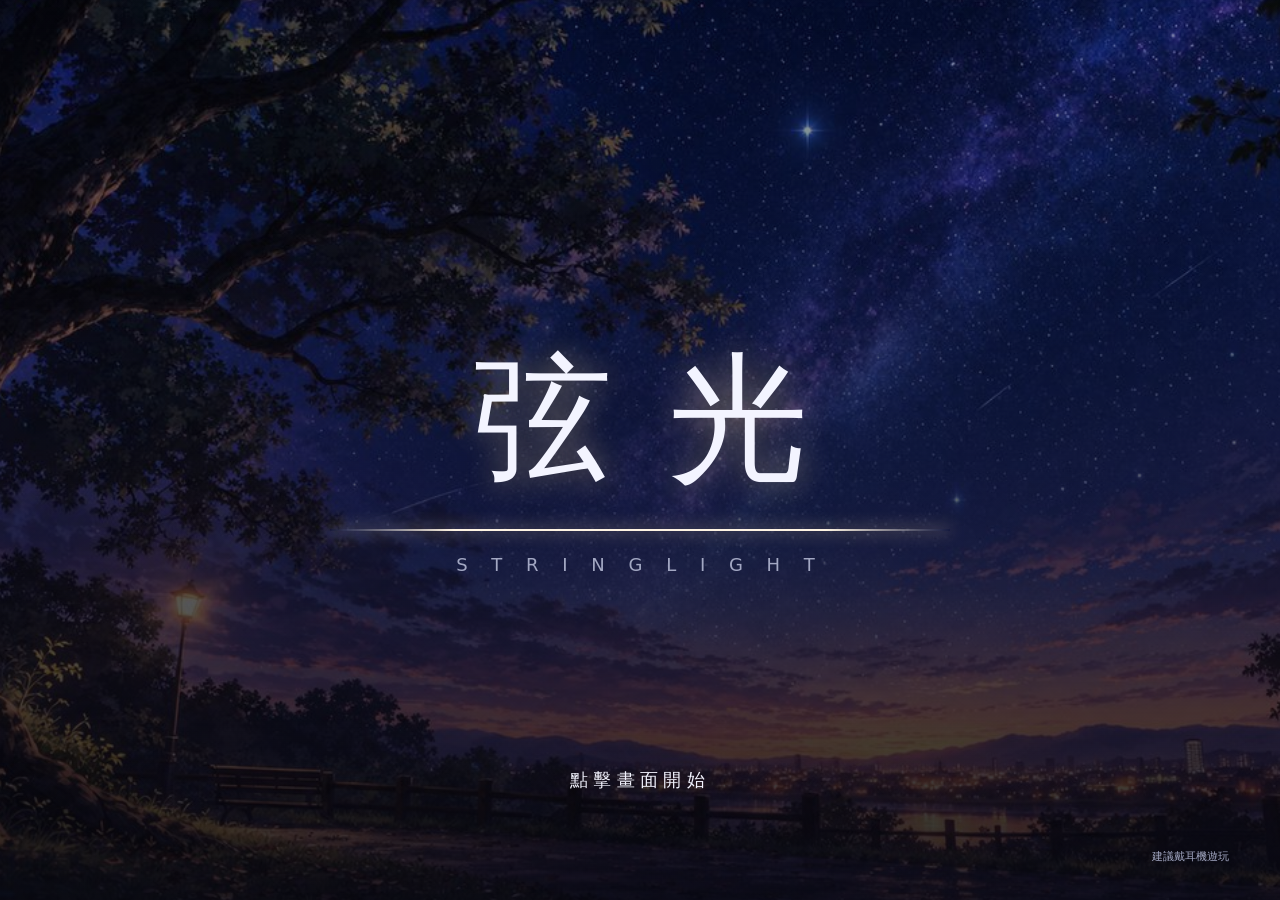
<file: stringlight/index.html>
<!DOCTYPE html>
<html lang="zh-Hant">
<head>
    <meta charset="UTF-8">
    <meta name="viewport" content="width=device-width, initial-scale=1, maximum-scale=1, user-scalable=no, viewport-fit=cover">
    <meta name="theme-color" content="#07070f">
    <meta name="apple-mobile-web-app-capable" content="yes">
    <meta name="mobile-web-app-capable" content="yes">
    <meta name="apple-mobile-web-app-status-bar-style" content="black-translucent">
    <meta name="apple-mobile-web-app-title" content="弦光">
    <title>弦光 Stringlight</title>
    <link rel="manifest" href="manifest.webmanifest">
    <link rel="icon" href="assets/icons/icon-192.png">
    <link rel="apple-touch-icon" href="assets/icons/icon-192.png">
    <link rel="stylesheet" href="css/style.css">
</head>

<body>
    <canvas id="stage" aria-label="遊戲畫面"></canvas>

    <!-- 標題 -->
    <section id="screen-title" class="screen">
        <div class="title-bg"></div>
        <div class="title-logo">
            <h1>弦光</h1>
            <div class="title-line"></div>
            <p class="title-en">S T R I N G L I G H T</p>
        </div>
        <p class="title-tap">點擊畫面開始</p>
        <p class="title-note">建議戴耳機遊玩</p>
    </section>

    <!-- 選曲 -->
    <section id="screen-select" class="screen" hidden>
        <div class="select-bg" id="select-bg"></div>
        <header class="select-top">
            <p class="select-heading">選擇歌曲</p>
            <div class="top-actions">
                <button type="button" class="icon-btn" id="btn-help" aria-label="玩法說明">?</button>
                <button type="button" class="icon-btn" id="btn-settings" aria-label="設定">⚙</button>
            </div>
        </header>
        <div class="select-body">
            <ul id="song-list" class="song-list" role="listbox" aria-label="歌曲"></ul>
            <div class="song-detail">
                <div class="cover-wrap">
                    <img id="detail-cover" alt="">
                    <div class="cover-meta">
                        <p id="detail-sub" class="detail-sub"></p>
                        <h2 id="detail-title"></h2>
                        <p id="detail-info" class="detail-info"></p>
                    </div>
                </div>
                <div id="diff-row" class="diff-row" role="radiogroup" aria-label="難度"></div>
                <div class="detail-bottom">
                    <div class="best">
                        <span class="best-label">最佳紀錄</span>
                        <span id="best-score" class="best-score">—</span>
                        <span id="best-badge" class="best-badge"></span>
                    </div>
                    <button type="button" id="btn-play" class="play-btn">開始 ▶</button>
                </div>
            </div>
        </div>
    </section>

    <!-- 載入中 -->
    <section id="screen-loading" class="screen dim" hidden>
        <div class="loader"><span></span></div>
        <p id="loading-text">載入中……</p>
    </section>

    <!-- 遊戲中的暫停按鈕 -->
    <button type="button" id="btn-pause" class="pause-btn" aria-label="暫停" hidden><span></span><span></span></button>

    <!-- 暫停 -->
    <section id="screen-pause" class="screen dim" hidden role="dialog" aria-modal="true" aria-label="暫停">
        <div class="pause-menu">
            <button type="button" id="btn-resume" class="round-btn primary" aria-label="繼續">▶</button>
            <button type="button" id="btn-retry" class="round-btn" aria-label="重新開始">↻</button>
            <button type="button" id="btn-quit" class="round-btn" aria-label="返回選曲">☰</button>
        </div>
        <div class="pause-labels"><span>繼續</span><span>重來</span><span>選曲</span></div>
    </section>

    <div id="countdown" hidden></div>

    <!-- 結算 -->
    <section id="screen-result" class="screen" hidden>
        <div class="select-bg" id="result-bg"></div>
        <div class="result">
            <div class="result-left">
                <img id="result-cover" alt="">
                <p id="result-title" class="result-title"></p>
                <p id="result-diff" class="result-diff"></p>
            </div>
            <div class="result-right">
                <div class="result-main">
                    <span id="result-rank" class="result-rank">S</span>
                    <div>
                        <p id="result-score" class="result-score">0000000</p>
                        <p id="result-acc" class="result-acc">100.00%</p>
                        <p id="result-badges" class="result-badges"></p>
                    </div>
                </div>
                <dl class="result-grid">
                    <div><dt class="c-perfect">Perfect</dt><dd id="r-perfect">0</dd></div>
                    <div><dt class="c-good">Good</dt><dd id="r-good">0</dd></div>
                    <div><dt class="c-bad">Bad</dt><dd id="r-bad">0</dd></div>
                    <div><dt class="c-miss">Miss</dt><dd id="r-miss">0</dd></div>
                    <div><dt>最大連擊</dt><dd id="r-combo">0</dd></div>
                    <div><dt>平均偏差</dt><dd id="r-offset">—</dd></div>
                </dl>
                <p id="result-tip" class="result-tip"></p>
                <div class="result-actions">
                    <button type="button" id="btn-again" class="wide-btn">↻ 再玩一次</button>
                    <button type="button" id="btn-back" class="wide-btn primary">返回選曲</button>
                </div>
            </div>
        </div>
    </section>

    <!-- 設定 -->
    <section id="screen-settings" class="screen dim" hidden role="dialog" aria-modal="true" aria-labelledby="settings-title">
        <div class="panel">
            <header class="panel-head">
                <h2 id="settings-title">設定</h2>
                <button type="button" class="icon-btn" id="btn-settings-close" aria-label="關閉">✕</button>
            </header>
            <div class="panel-body settings-grid">
                <h3 class="settings-group">遊玩</h3>
                <label class="setting">
                    <span class="setting-name">流速 <output id="v-speed"></output></span>
                    <input type="range" id="s-speed" min="1" max="10" step="0.5">
                </label>
                <label class="setting">
                    <span class="setting-name">音符大小 <output id="v-noteSize"></output></span>
                    <input type="range" id="s-noteSize" min="0.8" max="1.4" step="0.05">
                    <span class="setting-help">只改變外觀，判定範圍不變。</span>
                </label>
                <div class="setting">
                    <label class="setting-name" for="s-offset">判定偏移 <output id="v-offset"></output></label>
                    <input type="range" id="s-offset" min="-300" max="300" step="5">
                    <button type="button" id="btn-calib" class="mini-btn">延遲校準</button>
                    <span class="setting-help">藍牙耳機通常要調高。不確定就按「延遲校準」。</span>
                </div>
                <label class="setting toggle">
                    <span class="setting-name">自動演示<span class="setting-help">看電腦示範譜面，成績不記錄</span></span>
                    <input type="checkbox" id="s-autoplay">
                </label>

                <h3 class="settings-group">畫面</h3>
                <label class="setting">
                    <span class="setting-name">背景亮度 <output id="v-bgBright"></output></span>
                    <input type="range" id="s-bgBright" min="0" max="100" step="5">
                </label>
                <label class="setting toggle">
                    <span class="setting-name">FC/AP 指示器<span class="setting-help">全 Perfect 時光弦是金色，Full Combo 時是藍色</span></span>
                    <input type="checkbox" id="s-fcap">
                </label>
                <label class="setting toggle">
                    <span class="setting-name">多押提示<span class="setting-help">同時出現的音符加上金框</span></span>
                    <input type="checkbox" id="s-multiHint">
                </label>
                <label class="setting toggle">
                    <span class="setting-name">早／晚提示<span class="setting-help">沒拿到 Perfect 時顯示 EARLY 或 LATE</span></span>
                    <input type="checkbox" id="s-earlyLate">
                </label>
                <label class="setting toggle">
                    <span class="setting-name">低解析度模式<span class="setting-help">手機發燙或卡頓時開啟</span></span>
                    <input type="checkbox" id="s-lowRes">
                </label>

                <h3 class="settings-group">聲音</h3>
                <label class="setting">
                    <span class="setting-name">音樂音量 <output id="v-music"></output></span>
                    <input type="range" id="s-music" min="0" max="100" step="5">
                </label>
                <label class="setting">
                    <span class="setting-name">打擊音效 <output id="v-sfx"></output></span>
                    <input type="range" id="s-sfx" min="0" max="100" step="5">
                </label>
                <label class="setting">
                    <span class="setting-name">介面音效 <output id="v-ui"></output></span>
                    <input type="range" id="s-ui" min="0" max="100" step="5">
                </label>
                <div class="setting">
                    <button type="button" id="btn-reset" class="mini-btn">恢復預設值</button>
                </div>
            </div>
            <p class="panel-foot">
                iPhone：用 Safari 的「分享 → 加入主畫面」，就能全螢幕遊玩。
            </p>
        </div>
    </section>

    <!-- 延遲校準 -->
    <section id="screen-calib" class="screen dim" hidden role="dialog" aria-modal="true" aria-labelledby="calib-title">
        <div class="panel calib">
            <header class="panel-head">
                <h2 id="calib-title">延遲校準</h2>
                <button type="button" class="icon-btn" id="btn-calib-close" aria-label="關閉">✕</button>
            </header>
            <div class="panel-body calib-body">
                <p id="calib-text" class="calib-text">戴上平常玩的耳機。按下圓圈開始，之後每聽到一聲「噠」就點一下圓圈。</p>
                <button type="button" id="calib-pad" class="calib-pad"><span id="calib-count">開始</span></button>
                <p id="calib-result" class="calib-result" aria-live="polite"></p>
                <div class="calib-actions">
                    <button type="button" id="btn-calib-retry" class="wide-btn">重新測量</button>
                    <button type="button" id="btn-calib-apply" class="wide-btn primary" disabled>套用</button>
                </div>
            </div>
        </div>
    </section>

    <!-- 玩法說明 -->
    <section id="screen-help" class="screen dim" hidden role="dialog" aria-modal="true" aria-labelledby="help-title">
        <div class="panel">
            <header class="panel-head">
                <h2 id="help-title">玩法</h2>
                <button type="button" class="icon-btn" id="btn-help-close" aria-label="關閉">✕</button>
            </header>
            <div class="panel-body help-grid">
                <div class="help-item"><i class="n n-tap"></i><b>Tap</b><span>音符碰到光弦時點一下</span></div>
                <div class="help-item"><i class="n n-drag"></i><b>Drag</b><span>手指放在光弦上，音符經過就算</span></div>
                <div class="help-item"><i class="n n-hold"></i><b>Hold</b><span>點下去並按住，最後 1/4 可以提早放開</span></div>
                <div class="help-item"><i class="n n-flick"></i><b>Flick</b><span>在光弦上往任意方向快速滑動</span></div>
                <p class="help-more">
                    光弦會移動、旋轉，也會分成好幾條。音符一定會沿著光弦的方向落下，
                    判定只看手指在光弦上的位置（離光弦多遠都可以）。
                    Tap 依時機分 Perfect、Good、Bad；Hold 依按下的時機分 Perfect、Good，按不到 3/4 就放開算 Miss；
                    Drag 和 Flick 只有 Perfect 或 Miss。
                    第一次玩建議先選「新手教學」。
                </p>
            </div>
        </div>
    </section>

    <!-- 直式提示 -->
    <div id="rotate" aria-live="polite">
        <div class="rotate-phone"></div>
        <p>請把手機轉成橫向</p>
    </div>

    <div id="toast" role="status" aria-live="polite"></div>

    <script src="js/chart.js"></script>
    <script src="js/synth.js"></script>
    <script src="js/game.js"></script>
    <script src="js/songs/tutorial.js"></script>
    <script src="js/songs/lumen.js"></script>
    <script src="js/songs/theme-onsets.js"></script>
    <script src="js/songs/theme.js"></script>
    <script src="js/app.js"></script>
</body>
</html>
</file>
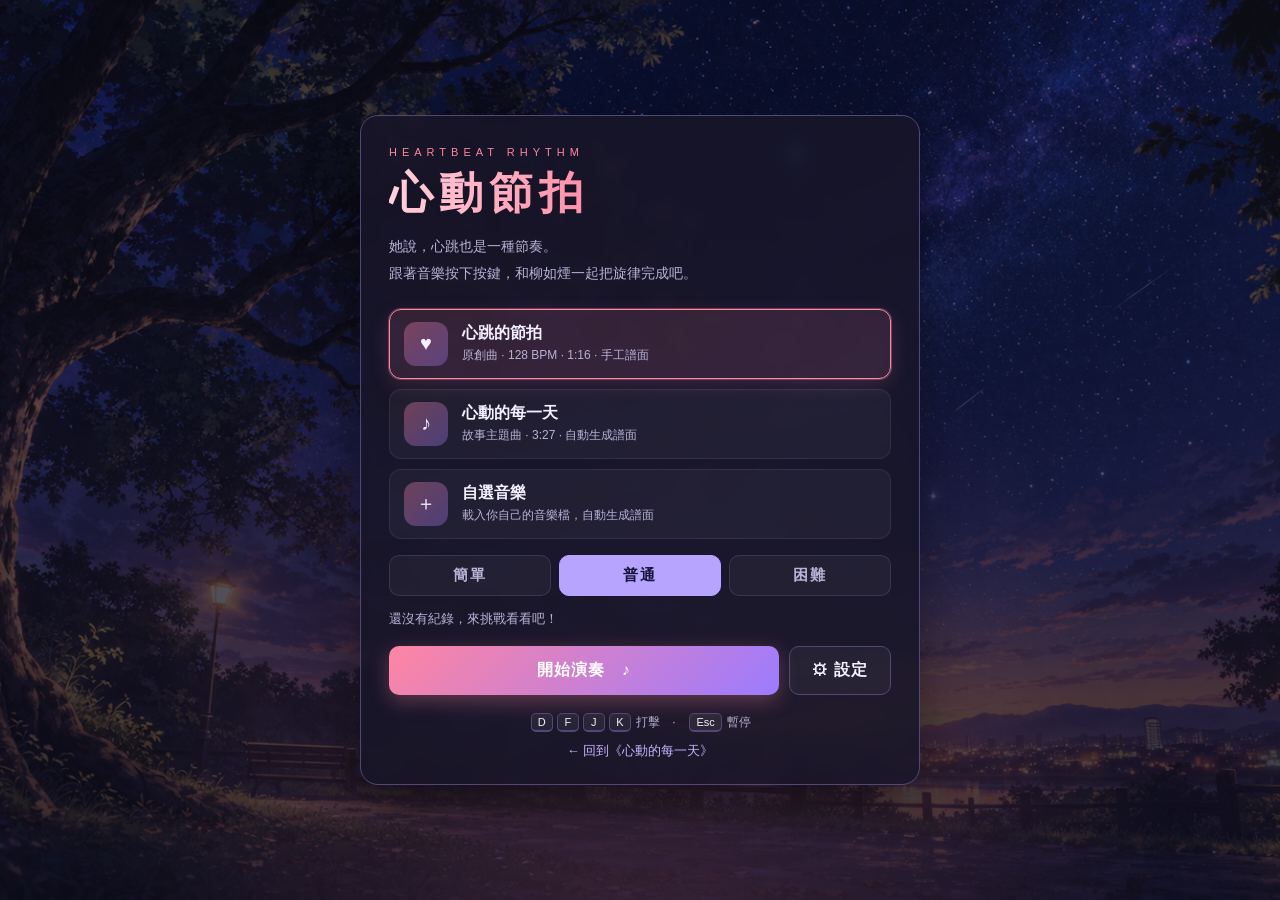
<file: rhythm.html>
<!DOCTYPE html>
<html lang="zh-TW">
<head>
    <meta charset="UTF-8">
    <meta name="viewport" content="width=device-width, initial-scale=1.0, viewport-fit=cover">
    <meta name="theme-color" content="#151525">
    <title>心動節拍</title>
    <link rel="stylesheet" href="rhythm/rhythm.css">
</head>

<body>
    <!-- 遊戲畫布 -->
    <canvas id="playfield" aria-label="節奏遊戲畫面"></canvas>

    <!-- 柳如煙（遊戲中於大螢幕顯示在左側） -->
    <div id="heroine" aria-hidden="true">
        <div id="heroine-bubble"></div>
        <img id="heroine-image" src="images/heroine.png" alt="">
    </div>

    <!-- ==============================
         遊戲中 HUD
    ============================== -->
    <div id="hud" hidden>
        <div class="hud-left">
            <button id="pause-button" type="button" aria-label="暫停">❚❚</button>
            <div>
                <p id="hud-title"></p>
                <p id="hud-difficulty"></p>
            </div>
        </div>
        <div class="hud-right">
            <p id="hud-score">0000000</p>
            <p id="hud-accuracy">100.00%</p>
        </div>
        <div id="hud-progress"><div id="hud-progress-fill"></div></div>
    </div>

    <!-- ==============================
         選曲畫面
    ============================== -->
    <section id="screen-select" class="screen">
        <div class="select-panel">
            <header class="select-header">
                <p class="eyebrow">HEARTBEAT RHYTHM</p>
                <h1>心動節拍</h1>
                <p class="select-lead">
                    她說，心跳也是一種節奏。
                    <br>
                    跟著音樂按下按鍵，和柳如煙一起把旋律完成吧。
                </p>
            </header>

            <div id="song-list" role="radiogroup" aria-label="選擇歌曲"></div>

            <div class="difficulty-row" role="radiogroup" aria-label="選擇難度">
                <button type="button" class="difficulty" data-difficulty="easy" role="radio">簡單</button>
                <button type="button" class="difficulty" data-difficulty="normal" role="radio">普通</button>
                <button type="button" class="difficulty" data-difficulty="hard" role="radio">困難</button>
            </div>

            <p id="best-line" aria-live="polite"></p>

            <div class="select-actions">
                <button type="button" id="play-button" class="primary">開始演奏　♪</button>
                <button type="button" id="settings-button" class="ghost">⚙ 設定</button>
            </div>

            <p class="key-hint" id="key-hint">
                <kbd>D</kbd><kbd>F</kbd><kbd>J</kbd><kbd>K</kbd> 打擊　·　<kbd>Esc</kbd> 暫停
            </p>

            <a class="back-link" href="index.html">← 回到《心動的每一天》</a>

            <input type="file" id="file-input" accept="audio/*" hidden>
        </div>
    </section>

    <!-- 載入中 -->
    <section id="screen-loading" class="screen" hidden>
        <div class="loading-box">
            <div class="loading-heart">♥</div>
            <p id="loading-text">譜面生成中……</p>
        </div>
    </section>

    <!-- 倒數（開始與暫停後繼續） -->
    <div id="countdown" hidden></div>

    <!-- ==============================
         暫停
    ============================== -->
    <section id="screen-pause" class="screen dim" hidden role="dialog" aria-modal="true" aria-labelledby="pause-title">
        <div class="modal">
            <p class="eyebrow">PAUSED</p>
            <h2 id="pause-title">暫停中</h2>
            <button type="button" id="resume-button" class="primary">繼續</button>
            <button type="button" id="retry-button" class="ghost">重新開始</button>
            <button type="button" id="quit-button" class="ghost">返回選曲</button>
        </div>
    </section>

    <!-- ==============================
         結算
    ============================== -->
    <section id="screen-result" class="screen dim" hidden>
        <div class="result-card">
            <div class="result-heroine">
                <img id="result-heroine" src="images/heroine.png" alt="柳如煙">
                <p id="result-line"></p>
            </div>

            <div class="result-body">
                <p class="eyebrow" id="result-song"></p>
                <div class="result-rank-row">
                    <span id="result-rank">S</span>
                    <div>
                        <p id="result-score">0</p>
                        <p id="result-accuracy">100.00%</p>
                    </div>
                </div>
                <p id="result-badges"></p>

                <dl class="result-stats">
                    <div><dt class="j-perfect">PERFECT</dt><dd id="result-perfect">0</dd></div>
                    <div><dt class="j-great">GREAT</dt><dd id="result-great">0</dd></div>
                    <div><dt class="j-good">GOOD</dt><dd id="result-good">0</dd></div>
                    <div><dt class="j-miss">MISS</dt><dd id="result-miss">0</dd></div>
                    <div><dt>最大連擊</dt><dd id="result-combo">0</dd></div>
                    <div><dt>平均偏差</dt><dd id="result-offset">0 ms</dd></div>
                </dl>
                <p id="result-tip"></p>

                <div class="result-actions">
                    <button type="button" id="again-button" class="primary">再玩一次</button>
                    <button type="button" id="back-button" class="ghost">返回選曲</button>
                </div>
            </div>
        </div>
    </section>

    <!-- ==============================
         設定
    ============================== -->
    <section id="screen-settings" class="screen dim" hidden role="dialog" aria-modal="true" aria-labelledby="settings-title">
        <div class="modal settings">
            <p class="eyebrow">SETTINGS</p>
            <h2 id="settings-title">遊戲設定</h2>

            <label class="setting">
                <span class="setting-row"><span>下落速度</span><output id="speed-value">5</output></span>
                <input type="range" id="speed" min="1" max="10" step="0.5" value="5">
            </label>

            <label class="setting">
                <span class="setting-row"><span>判定偏移</span><output id="offset-value">0 ms</output></span>
                <input type="range" id="offset" min="-200" max="200" step="5" value="0">
                <span class="setting-help">結算畫面常顯示「偏晚」就調高，常「偏早」就調低。</span>
            </label>

            <label class="setting">
                <span class="setting-row"><span>音樂音量</span><output id="music-value">80%</output></span>
                <input type="range" id="music" min="0" max="100" step="5" value="80">
            </label>

            <label class="setting">
                <span class="setting-row"><span>打擊音效</span><output id="sfx-value">60%</output></span>
                <input type="range" id="sfx" min="0" max="100" step="5" value="60">
            </label>

            <label class="setting toggle">
                <span>
                    自動演奏
                    <span class="setting-help">讓電腦示範一次，成績不會被記錄。</span>
                </span>
                <input type="checkbox" id="autoplay">
            </label>

            <button type="button" id="settings-done" class="primary">完成</button>
        </div>
    </section>

    <div id="toast" role="status" aria-live="polite"></div>

    <script src="rhythm/chart.js"></script>
    <script src="rhythm/song-heartbeat.js"></script>
    <script src="rhythm/game.js"></script>
</body>
</html>
</file>
<file: stringlight/css/style.css>
/* ==========================================================
   弦光 Stringlight
   手機橫向優先。高度通常只有 360～430px，所以尺寸多半以 vh 計算。
========================================================== */

:root {
    --bg: #07070f;
    --panel: rgba(14, 15, 28, 0.92);
    --line: rgba(255, 255, 255, 0.12);
    --text: #f3f4ff;
    --muted: #a3a8c3;
    --cyan: #56d6ff;
    --pink: #ff5c8a;
    --gold: #ffe29a;
    --good: #8fe3ff;
    --bad: #ff7b8f;
    color-scheme: dark;
    --font: "Noto Sans TC", "PingFang TC", "Microsoft JhengHei", system-ui, sans-serif;
    --safe-l: env(safe-area-inset-left, 0px);
    --safe-r: env(safe-area-inset-right, 0px);
}

* {
    box-sizing: border-box;
    -webkit-tap-highlight-color: transparent;
}

[hidden] {
    display: none !important;
}

html,
body {
    height: 100%;
    margin: 0;
    overflow: hidden;
    overscroll-behavior: none;
    background: var(--bg);
    color: var(--text);
    font-family: var(--font);
    user-select: none;
    -webkit-user-select: none;
    -webkit-touch-callout: none;
    touch-action: none;
}

button {
    font-family: inherit;
    color: inherit;
    cursor: pointer;
    touch-action: manipulation;
}

button:focus-visible,
input:focus-visible {
    outline: 2px solid var(--cyan);
    outline-offset: 2px;
}

#stage {
    position: fixed;
    inset: 0;
    width: 100%;
    height: 100%;
    display: block;
    touch-action: none;
}

.screen {
    position: fixed;
    inset: 0;
    z-index: 10;
    display: flex;
    flex-direction: column;
    align-items: center;
    justify-content: center;
}

.screen.dim {
    z-index: 30;
    background: rgba(5, 5, 12, 0.72);
    backdrop-filter: blur(6px);
    -webkit-backdrop-filter: blur(6px);
}

/* ---------- 標題 ---------- */

#screen-title {
    cursor: pointer;
    overflow: hidden;
}

.title-bg {
    position: absolute;
    inset: -4%;
    background:
        linear-gradient(180deg, rgba(7, 7, 15, 0.35), rgba(7, 7, 15, 0.85)),
        url("../assets/covers/title.jpg") center / cover;
    animation: drift 24s ease-in-out infinite alternate;
}

@keyframes drift {
    from { transform: scale(1.04) translateX(-1%); }
    to { transform: scale(1.1) translateX(1%); }
}

.title-logo {
    position: relative;
    text-align: center;
}

.title-logo h1 {
    margin: 0;
    font-size: clamp(56px, 22vh, 140px);
    font-weight: 300;
    letter-spacing: 0.4em;
    margin-right: -0.4em;
    text-shadow: 0 0 30px rgba(255, 226, 154, 0.45);
}

.title-line {
    width: min(70vw, 620px);
    height: 2px;
    margin: 1.5vh auto 2.5vh;
    background: linear-gradient(90deg, transparent, #fff4e3 20%, #fff4e3 80%, transparent);
    box-shadow: 0 0 16px rgba(255, 220, 170, 0.9);
    animation: pulse 2.4s ease-in-out infinite;
}

@keyframes pulse {
    0%, 100% { opacity: 0.65; transform: scaleX(0.96); }
    50% { opacity: 1; transform: scaleX(1); }
}

.title-en {
    margin: 0;
    font-size: clamp(11px, 3.4vh, 18px);
    letter-spacing: 0.5em;
    color: var(--muted);
}

.title-tap {
    position: absolute;
    bottom: 12vh;
    margin: 0;
    font-size: clamp(12px, 4vh, 18px);
    letter-spacing: 0.3em;
    animation: blink 1.8s ease-in-out infinite;
}

@keyframes blink {
    0%, 100% { opacity: 0.35; }
    50% { opacity: 1; }
}

.title-note {
    position: absolute;
    bottom: 4vh;
    right: calc(4vw + var(--safe-r));
    margin: 0;
    font-size: 11px;
    color: var(--muted);
}

/* ---------- 選曲 ---------- */

#screen-select {
    justify-content: flex-start;
    align-items: stretch;
    padding: 0 calc(3vw + var(--safe-r)) 3vh calc(3vw + var(--safe-l));
}

.select-bg {
    position: absolute;
    inset: -10%;
    z-index: -1;
    background-size: cover;
    background-position: center;
    filter: blur(24px) brightness(0.35) saturate(1.2);
    transition: background-image 0.4s ease;
}

.select-top {
    display: flex;
    align-items: center;
    justify-content: space-between;
    height: 13vh;
    min-height: 44px;
}

.select-heading {
    margin: 0;
    font-size: clamp(14px, 4.6vh, 22px);
    letter-spacing: 0.25em;
}

.top-actions {
    display: flex;
    gap: 10px;
}

.icon-btn {
    width: max(40px, 10vh);
    height: max(40px, 10vh);
    border: 1px solid var(--line);
    border-radius: 50%;
    background: rgba(255, 255, 255, 0.06);
    font-size: clamp(16px, 4.6vh, 22px);
    line-height: 1;
}

.icon-btn:active {
    background: rgba(255, 255, 255, 0.16);
}

.select-body {
    flex: 1;
    min-height: 0;
    display: grid;
    grid-template-columns: minmax(200px, 36%) 1fr;
    gap: 3vw;
}

.song-list {
    margin: 0;
    padding: 0 6px 0 0;
    list-style: none;
    overflow-y: auto;
    -webkit-overflow-scrolling: touch;
    touch-action: pan-y;
}

.song-item {
    position: relative;
    display: flex;
    align-items: center;
    gap: 12px;
    width: 100%;
    margin-bottom: 1.8vh;
    padding: 1.6vh 14px;
    border: 1px solid var(--line);
    border-radius: 12px;
    background: rgba(255, 255, 255, 0.04);
    text-align: left;
    transition: background-color 0.2s ease, border-color 0.2s ease, transform 0.2s ease;
}

.song-item[aria-selected="true"] {
    border-color: rgba(255, 244, 227, 0.75);
    background: rgba(255, 244, 227, 0.1);
    transform: translateX(6px);
}

.song-item[aria-selected="true"]::before {
    content: "";
    position: absolute;
    left: -7px;
    top: 20%;
    bottom: 20%;
    width: 3px;
    border-radius: 2px;
    background: #fff4e3;
    box-shadow: 0 0 10px rgba(255, 220, 170, 0.9);
}

.song-thumb {
    width: 15vh;
    min-width: 54px;
    aspect-ratio: 16 / 9;
    border-radius: 6px;
    object-fit: cover;
}

.song-text {
    flex: 1;
    min-width: 0;
}

.song-name {
    display: block;
    font-size: clamp(13px, 4.2vh, 18px);
    font-weight: 600;
    white-space: nowrap;
    overflow: hidden;
    text-overflow: ellipsis;
}

.song-sub {
    display: block;
    margin-top: 2px;
    font-size: clamp(10px, 3vh, 13px);
    color: var(--muted);
    white-space: nowrap;
    overflow: hidden;
    text-overflow: ellipsis;
}

.song-rank {
    font-size: clamp(14px, 4.8vh, 22px);
    font-weight: 700;
    color: var(--gold);
}

.song-detail {
    display: flex;
    flex-direction: column;
    min-height: 0;
}

.cover-wrap {
    position: relative;
    flex: 1;
    min-height: 0;
    border-radius: 14px;
    overflow: hidden;
    box-shadow: 0 10px 40px rgba(0, 0, 0, 0.5);
}

.cover-wrap img {
    width: 100%;
    height: 100%;
    object-fit: cover;
    display: block;
}

.cover-meta {
    position: absolute;
    left: 0;
    right: 0;
    bottom: 0;
    padding: 4vh 18px 2.4vh;
    background: linear-gradient(180deg, transparent, rgba(5, 5, 12, 0.88));
}

.detail-sub {
    margin: 0;
    font-size: clamp(10px, 3vh, 13px);
    letter-spacing: 0.2em;
    color: rgba(255, 255, 255, 0.7);
}

.cover-meta h2 {
    margin: 0.4vh 0;
    font-size: clamp(18px, 7.5vh, 34px);
    font-weight: 600;
    letter-spacing: 0.08em;
}

.detail-info {
    margin: 0;
    font-size: clamp(10px, 3vh, 13px);
    color: var(--muted);
}

.diff-row {
    display: grid;
    grid-template-columns: repeat(3, 1fr);
    gap: 10px;
    margin: 2.2vh 0;
}

.diff {
    display: flex;
    align-items: baseline;
    justify-content: center;
    gap: 8px;
    padding: 1.6vh 0;
    border: 1px solid var(--line);
    border-radius: 10px;
    background: rgba(255, 255, 255, 0.04);
    font-size: clamp(11px, 3.4vh, 15px);
    font-weight: 600;
    letter-spacing: 0.12em;
    color: var(--muted);
}

.diff b {
    font-size: clamp(14px, 5vh, 22px);
    letter-spacing: 0;
}

.diff[aria-checked="true"] {
    color: #0b0b16;
    border-color: transparent;
}

.diff[data-diff="easy"][aria-checked="true"] { background: #8ff0c4; }
.diff[data-diff="normal"][aria-checked="true"] { background: var(--cyan); }
.diff[data-diff="hard"][aria-checked="true"] { background: var(--pink); color: #fff; }

.detail-bottom {
    display: flex;
    align-items: center;
    justify-content: space-between;
    gap: 16px;
}

.best {
    display: flex;
    align-items: baseline;
    gap: 10px;
    min-width: 0;
}

.best-label {
    font-size: clamp(10px, 3vh, 13px);
    color: var(--muted);
}

.best-score {
    font-size: clamp(16px, 5.6vh, 26px);
    font-weight: 600;
    font-variant-numeric: tabular-nums;
    letter-spacing: 0.05em;
}

.best-badge {
    font-size: clamp(10px, 3vh, 13px);
    font-weight: 700;
    color: var(--gold);
}

.play-btn {
    flex-shrink: 0;
    padding: 1.8vh 7vh;
    border: none;
    border-radius: 999px;
    background: linear-gradient(90deg, #fff4e3, var(--gold));
    color: #191200;
    font-size: clamp(14px, 4.6vh, 20px);
    font-weight: 700;
    letter-spacing: 0.2em;
    box-shadow: 0 0 24px rgba(255, 226, 154, 0.45);
}

.play-btn:active {
    transform: scale(0.97);
}

/* ---------- 載入 ---------- */

.loader {
    width: 30vw;
    height: 2px;
    overflow: hidden;
    background: rgba(255, 255, 255, 0.12);
}

.loader span {
    display: block;
    width: 30%;
    height: 100%;
    background: #fff4e3;
    box-shadow: 0 0 10px rgba(255, 220, 170, 0.9);
    animation: load 1.1s ease-in-out infinite;
}

@keyframes load {
    from { transform: translateX(-100%); }
    to { transform: translateX(340%); }
}

#loading-text {
    margin-top: 3vh;
    font-size: clamp(12px, 3.8vh, 16px);
    letter-spacing: 0.2em;
    color: var(--muted);
}

/* ---------- 遊戲中 ---------- */

.pause-btn {
    position: fixed;
    top: max(10px, 2.5vh);
    left: calc(max(12px, 2.5vh) + var(--safe-l));
    z-index: 15;
    display: flex;
    align-items: center;
    justify-content: center;
    gap: 5px;
    width: max(40px, 10vh);
    height: max(40px, 10vh);
    border: 1px solid rgba(255, 255, 255, 0.25);
    border-radius: 50%;
    background: rgba(0, 0, 0, 0.25);
}

.pause-btn span {
    width: 4px;
    height: 36%;
    border-radius: 2px;
    background: #fff;
}

.pause-menu {
    display: flex;
    gap: 6vw;
}

.round-btn {
    width: max(64px, 20vh);
    height: max(64px, 20vh);
    border: 1px solid rgba(255, 255, 255, 0.35);
    border-radius: 50%;
    background: rgba(255, 255, 255, 0.06);
    font-size: clamp(22px, 8vh, 36px);
}

.round-btn.primary {
    border-color: transparent;
    background: #fff4e3;
    color: #191200;
    box-shadow: 0 0 24px rgba(255, 226, 154, 0.5);
}

.pause-labels {
    display: flex;
    gap: 6vw;
    margin-top: 2vh;
}

.pause-labels span {
    width: max(64px, 20vh);
    font-size: clamp(11px, 3.4vh, 15px);
    text-align: center;
    color: var(--muted);
}

#countdown {
    position: fixed;
    inset: 0;
    z-index: 25;
    display: grid;
    place-items: center;
    font-size: 26vh;
    font-weight: 200;
    pointer-events: none;
    text-shadow: 0 0 30px rgba(255, 220, 170, 0.8);
}

/* ---------- 結算 ---------- */

#screen-result {
    padding: 4vh calc(4vw + var(--safe-r)) 4vh calc(4vw + var(--safe-l));
}

.result {
    display: grid;
    grid-template-columns: 38% 1fr;
    gap: 4vw;
    width: 100%;
    height: 100%;
    align-items: center;
    animation: rise 0.5s ease-out;
}

@keyframes rise {
    from { opacity: 0; transform: translateY(16px); }
    to { opacity: 1; transform: none; }
}

.result-left img {
    width: 100%;
    aspect-ratio: 16 / 9;
    object-fit: cover;
    border-radius: 12px;
    box-shadow: 0 10px 40px rgba(0, 0, 0, 0.55);
}

.result-title {
    margin: 2vh 0 0.6vh;
    font-size: clamp(16px, 6vh, 28px);
    font-weight: 600;
}

.result-diff {
    margin: 0;
    font-size: clamp(11px, 3.4vh, 15px);
    letter-spacing: 0.15em;
    color: var(--muted);
}

.result-main {
    display: flex;
    align-items: center;
    gap: 4vh;
}

.result-rank {
    min-width: 1.2em;
    font-size: clamp(56px, 26vh, 130px);
    font-weight: 700;
    line-height: 1;
    text-align: center;
    background: linear-gradient(180deg, #fffaf0, var(--gold) 60%, #ffb35c);
    -webkit-background-clip: text;
    background-clip: text;
    color: transparent;
    filter: drop-shadow(0 0 18px rgba(255, 226, 154, 0.45));
}

.result-score {
    margin: 0;
    font-size: clamp(26px, 11vh, 56px);
    font-weight: 600;
    letter-spacing: 0.06em;
    font-variant-numeric: tabular-nums;
}

.result-acc {
    margin: 0.4vh 0 0;
    font-size: clamp(12px, 4vh, 18px);
    color: var(--muted);
    font-variant-numeric: tabular-nums;
}

.result-badges {
    min-height: 1.4em;
    margin: 1vh 0 0;
}

.badge {
    display: inline-block;
    margin-right: 6px;
    padding: 2px 10px;
    border-radius: 999px;
    font-size: clamp(10px, 3vh, 13px);
    font-weight: 700;
    letter-spacing: 0.1em;
    color: #191200;
    background: var(--gold);
}

.badge.fc { background: var(--good); }
.badge.soft { background: rgba(255, 255, 255, 0.14); color: var(--text); }

.result-grid {
    display: grid;
    grid-template-columns: repeat(3, 1fr);
    gap: 1.4vh 3vw;
    margin: 3vh 0 1.5vh;
}

.result-grid div {
    padding-bottom: 0.8vh;
    border-bottom: 1px solid var(--line);
}

.result-grid dt {
    font-size: clamp(10px, 3vh, 13px);
    color: var(--muted);
}

.result-grid dd {
    margin: 0.4vh 0 0;
    font-size: clamp(14px, 5vh, 22px);
    font-variant-numeric: tabular-nums;
}

.c-perfect { color: var(--gold) !important; }
.c-good { color: var(--good) !important; }
.c-bad { color: var(--bad) !important; }
.c-miss { color: #9a9ab0 !important; }

.result-tip {
    min-height: 1.3em;
    margin: 0 0 2vh;
    font-size: clamp(10px, 3vh, 13px);
    color: var(--muted);
}

.result-actions {
    display: grid;
    grid-template-columns: 1fr 1fr;
    gap: 12px;
}

.wide-btn {
    padding: 1.8vh 0;
    border: 1px solid rgba(255, 255, 255, 0.3);
    border-radius: 999px;
    background: rgba(255, 255, 255, 0.06);
    font-size: clamp(12px, 4vh, 17px);
    font-weight: 600;
    letter-spacing: 0.15em;
}

.wide-btn.primary {
    border-color: transparent;
    background: #fff4e3;
    color: #191200;
}

/* ---------- 面板（設定、說明） ---------- */

.panel {
    width: min(720px, 86vw);
    max-height: 88vh;
    display: flex;
    flex-direction: column;
    border: 1px solid var(--line);
    border-radius: 16px;
    background: var(--panel);
    box-shadow: 0 20px 60px rgba(0, 0, 0, 0.6);
}

.panel-head {
    display: flex;
    align-items: center;
    justify-content: space-between;
    padding: 2vh 20px;
    border-bottom: 1px solid var(--line);
}

.panel-head h2 {
    margin: 0;
    font-size: clamp(15px, 5vh, 22px);
    letter-spacing: 0.2em;
}

.panel-body {
    padding: 2.5vh 20px;
    overflow-y: auto;
    touch-action: pan-y;
}

.settings-grid {
    display: grid;
    grid-template-columns: 1fr 1fr;
    gap: 2.4vh 28px;
}

.setting {
    display: block;
}

.setting-name {
    display: flex;
    justify-content: space-between;
    align-items: baseline;
    gap: 10px;
    font-size: clamp(12px, 3.8vh, 16px);
}

.setting-name output {
    color: var(--gold);
    font-variant-numeric: tabular-nums;
}

.setting input[type="range"] {
    width: 100%;
    margin: 1.2vh 0 0;
    accent-color: #ffe29a;
    touch-action: pan-x;
}

.setting-help {
    display: block;
    margin-top: 0.6vh;
    font-size: clamp(10px, 2.8vh, 12px);
    color: var(--muted);
}

.setting.toggle {
    display: flex;
    align-items: center;
    justify-content: space-between;
}

.setting.toggle .setting-name {
    display: block;
}

.setting.toggle input {
    width: 24px;
    height: 24px;
    accent-color: #ffe29a;
}

.panel-foot {
    margin: 0;
    padding: 1.6vh 20px 2vh;
    border-top: 1px solid var(--line);
    font-size: clamp(10px, 2.8vh, 12px);
    color: var(--muted);
}

.help-grid {
    display: grid;
    grid-template-columns: 1fr 1fr;
    gap: 2.6vh 28px;
}

.help-item {
    display: grid;
    grid-template-columns: 64px 1fr;
    grid-template-rows: auto auto;
    column-gap: 14px;
    align-items: center;
}

.help-item .n {
    grid-row: span 2;
    display: block;
    width: 64px;
    height: 12px;
    border-radius: 6px;
}

.n-tap { background: linear-gradient(#e9fbff, var(--cyan)); }
.n-drag { height: 8px !important; background: linear-gradient(#fff6d6, #ffc94d); }
.n-flick { background: linear-gradient(#ffe1ea, var(--pink)); }
.n-hold {
    height: 34px !important;
    background: linear-gradient(rgba(86, 214, 255, 0.15), rgba(86, 214, 255, 0.7)) !important;
    border-radius: 3px !important;
    border-bottom: 12px solid var(--cyan);
}

.help-item b {
    font-size: clamp(13px, 4.2vh, 18px);
}

.help-item span {
    font-size: clamp(11px, 3.2vh, 14px);
    color: var(--muted);
}

.help-more {
    grid-column: 1 / -1;
    margin: 0;
    font-size: clamp(11px, 3.2vh, 14px);
    line-height: 1.8;
    color: var(--muted);
}

/* ---------- 直式提示 ---------- */

#rotate {
    position: fixed;
    inset: 0;
    z-index: 100;
    display: none;
    flex-direction: column;
    align-items: center;
    justify-content: center;
    gap: 24px;
    background: var(--bg);
    font-size: 16px;
    letter-spacing: 0.2em;
}

.rotate-phone {
    width: 46px;
    height: 80px;
    border: 3px solid #fff4e3;
    border-radius: 10px;
    animation: turn 2s ease-in-out infinite;
}

@keyframes turn {
    0%, 30% { transform: rotate(0deg); }
    60%, 100% { transform: rotate(-90deg); }
}

@media (orientation: portrait) and (max-width: 900px) {
    #rotate {
        display: flex;
    }
}

/* ---------- 提示 ---------- */

#toast {
    position: fixed;
    left: 50%;
    bottom: 6vh;
    z-index: 60;
    max-width: 80vw;
    padding: 10px 18px;
    border: 1px solid var(--line);
    border-radius: 999px;
    background: rgba(14, 15, 28, 0.95);
    font-size: clamp(12px, 3.6vh, 15px);
    opacity: 0;
    transform: translate(-50%, 8px);
    transition: opacity 0.25s ease, transform 0.25s ease;
    pointer-events: none;
}

#toast.show {
    opacity: 1;
    transform: translate(-50%, 0);
}

@media (prefers-reduced-motion: reduce) {
    .title-bg,
    .title-line,
    .title-tap {
        animation: none;
    }
}

/* ---------- 設定分組、校準 ---------- */

.settings-group {
    grid-column: 1 / -1;
    margin: 1vh 0 -0.6vh;
    padding-bottom: 0.8vh;
    border-bottom: 1px solid var(--line);
    font-size: clamp(11px, 3.2vh, 13px);
    font-weight: 600;
    letter-spacing: 0.3em;
    color: var(--gold);
}

.settings-group:first-child {
    margin-top: 0;
}

.mini-btn {
    margin-top: 1vh;
    padding: 6px 14px;
    border: 1px solid rgba(255, 255, 255, 0.3);
    border-radius: 999px;
    background: rgba(255, 255, 255, 0.06);
    font-size: clamp(11px, 3.2vh, 13px);
}

.mini-btn:active {
    background: rgba(255, 255, 255, 0.16);
}

.calib {
    width: min(520px, 86vw);
}

.calib-body {
    display: flex;
    flex-direction: column;
    align-items: center;
    gap: 2vh;
    text-align: center;
}

.calib-text {
    margin: 0;
    max-width: 36em;
    font-size: clamp(11px, 3.4vh, 14px);
    line-height: 1.7;
    color: var(--muted);
}

.calib-pad {
    display: grid;
    place-items: center;
    width: max(96px, 30vh);
    height: max(96px, 30vh);
    border: 2px solid rgba(255, 244, 227, 0.6);
    border-radius: 50%;
    background: rgba(255, 244, 227, 0.06);
    font-size: clamp(14px, 6vh, 26px);
    font-weight: 600;
    transition: transform 0.08s ease, background-color 0.12s ease, box-shadow 0.12s ease;
    touch-action: none;
}

.calib-pad.beat {
    box-shadow: 0 0 0 6px rgba(255, 226, 154, 0.25), 0 0 30px rgba(255, 226, 154, 0.5);
}

.calib-pad.hit {
    transform: scale(0.95);
    background: rgba(255, 244, 227, 0.18);
}

.calib-result {
    min-height: 1.5em;
    margin: 0;
    font-size: clamp(13px, 4.2vh, 18px);
    font-variant-numeric: tabular-nums;
}

.calib-actions {
    display: grid;
    grid-template-columns: 1fr 1fr;
    gap: 12px;
    width: 100%;
}
</file>
<file: rhythm/rhythm.css>
/* ==========================================================
   心動節拍：樣式
   延續《心動的每一天》遊戲內的深紫色調，搭配粉紅與紫色的音符。
========================================================== */

:root {
    --bg: #151525;
    --panel: rgba(24, 22, 40, 0.86);
    --panel-solid: #191927;
    --border: #514878;
    --text: #f4f0ff;
    --muted: #b9b2d6;
    --pink: #ff85a2;
    --purple: #9c7bff;
    --accent: #7c4dff;
    --perfect: #ffe58a;
    --great: #8fd8ff;
    --good: #a9f0b8;
    --miss: #ff7a8a;
    --font: "Microsoft JhengHei", "PingFang TC", "Noto Sans TC", Arial, sans-serif;
}

* {
    box-sizing: border-box;
}

[hidden] {
    display: none !important;
}

html,
body {
    height: 100%;
}

body {
    margin: 0;
    overflow: hidden;
    color: var(--text);
    font-family: var(--font);
    background: var(--bg) url("../images/starry_sky_ending.png") center / cover no-repeat fixed;
    -webkit-tap-highlight-color: transparent;
    user-select: none;
    -webkit-user-select: none;
}

body::before {
    content: "";
    position: fixed;
    inset: 0;
    background:
        radial-gradient(ellipse at 50% 120%, rgba(255, 133, 162, 0.18), transparent 60%),
        linear-gradient(180deg, rgba(15, 14, 30, 0.55), rgba(15, 14, 30, 0.82));
    pointer-events: none;
}

body.playing::before {
    background: linear-gradient(180deg, rgba(12, 11, 24, 0.72), rgba(12, 11, 24, 0.9));
}

button {
    font-family: inherit;
    cursor: pointer;
}

button:focus-visible,
a:focus-visible,
input:focus-visible {
    outline: 2px solid var(--pink);
    outline-offset: 3px;
}

.primary,
.ghost {
    border-radius: 10px;
    padding: 13px 22px;
    font-size: 16px;
    font-weight: bold;
    letter-spacing: 1px;
    transition: transform 0.15s ease, box-shadow 0.2s ease, background-color 0.2s ease;
}

.primary {
    border: none;
    color: white;
    background: linear-gradient(135deg, #ff85a2, #9c7bff);
    box-shadow: 0 6px 20px rgba(255, 133, 162, 0.3);
}

.primary:hover {
    transform: translateY(-2px);
    box-shadow: 0 8px 26px rgba(255, 133, 162, 0.45);
}

.primary:disabled {
    opacity: 0.5;
    cursor: wait;
    transform: none;
}

.ghost {
    border: 1px solid var(--border);
    color: var(--text);
    background: rgba(255, 255, 255, 0.04);
}

.ghost:hover {
    background: rgba(255, 255, 255, 0.1);
}

.eyebrow {
    margin: 0 0 6px;
    font-size: 11px;
    letter-spacing: 5px;
    color: var(--pink);
}

/* ---------- 畫布 ---------- */

#playfield {
    position: fixed;
    inset: 0;
    width: 100%;
    height: 100%;
    display: block;
    touch-action: none;
}

/* ---------- 畫面容器 ---------- */

.screen {
    position: fixed;
    inset: 0;
    z-index: 10;
    display: flex;
    align-items: center;
    justify-content: center;
    padding: 16px;
    overflow-y: auto;
}

.screen.dim {
    z-index: 30;
    background: rgba(10, 9, 20, 0.62);
    backdrop-filter: blur(4px);
    -webkit-backdrop-filter: blur(4px);
}

/* ---------- 選曲 ---------- */

.select-panel {
    width: min(560px, 100%);
    margin: auto;
    padding: 30px 28px 24px;
    border: 1px solid var(--border);
    border-radius: 18px;
    background: var(--panel);
    box-shadow: 0 20px 60px rgba(0, 0, 0, 0.45);
    backdrop-filter: blur(6px);
    -webkit-backdrop-filter: blur(6px);
}

.select-header h1 {
    margin: 0 0 10px;
    font-size: clamp(32px, 7vw, 44px);
    letter-spacing: 6px;
    background: linear-gradient(90deg, #ffd1dc, #ff85a2 45%, #c7b6ff);
    -webkit-background-clip: text;
    background-clip: text;
    color: transparent;
}

.select-lead {
    margin: 0 0 22px;
    color: var(--muted);
    font-size: 14px;
    line-height: 1.9;
}

#song-list {
    display: grid;
    gap: 10px;
    margin-bottom: 16px;
}

.song {
    display: grid;
    grid-template-columns: 44px 1fr auto;
    align-items: center;
    gap: 14px;
    width: 100%;
    padding: 12px 14px;
    border: 1px solid rgba(255, 255, 255, 0.08);
    border-radius: 12px;
    background: rgba(255, 255, 255, 0.04);
    color: var(--text);
    text-align: left;
    transition: border-color 0.2s ease, background-color 0.2s ease, transform 0.15s ease;
}

.song:hover {
    background: rgba(255, 255, 255, 0.08);
}

.song[aria-checked="true"] {
    border-color: var(--pink);
    background: rgba(255, 133, 162, 0.12);
    box-shadow: 0 0 0 1px rgba(255, 133, 162, 0.35), 0 6px 20px rgba(255, 133, 162, 0.15);
}

.song-icon {
    display: grid;
    place-items: center;
    width: 44px;
    height: 44px;
    border-radius: 12px;
    font-size: 20px;
    background: linear-gradient(135deg, rgba(255, 133, 162, 0.35), rgba(156, 123, 255, 0.35));
}

.song-title {
    display: block;
    font-size: 16px;
    font-weight: bold;
}

.song-meta {
    display: block;
    margin-top: 3px;
    font-size: 12px;
    color: var(--muted);
}

.song-rank {
    min-width: 28px;
    font-size: 20px;
    font-weight: 900;
    text-align: center;
    color: var(--perfect);
}

.difficulty-row {
    display: grid;
    grid-template-columns: repeat(3, 1fr);
    gap: 8px;
}

.difficulty {
    padding: 10px 0;
    border: 1px solid rgba(255, 255, 255, 0.1);
    border-radius: 10px;
    background: rgba(255, 255, 255, 0.04);
    color: var(--muted);
    font-size: 15px;
    font-weight: bold;
    letter-spacing: 2px;
}

.difficulty[aria-checked="true"][data-difficulty="easy"] {
    color: #0e2a1f;
    background: #8fe3bf;
    border-color: #8fe3bf;
}

.difficulty[aria-checked="true"][data-difficulty="normal"] {
    color: #18153a;
    background: #b6a4ff;
    border-color: #b6a4ff;
}

.difficulty[aria-checked="true"][data-difficulty="hard"] {
    color: #3a0f1d;
    background: #ff8fab;
    border-color: #ff8fab;
}

#best-line {
    min-height: 20px;
    margin: 14px 0 16px;
    font-size: 13px;
    color: var(--muted);
}

.select-actions {
    display: grid;
    grid-template-columns: 1fr auto;
    gap: 10px;
}

.key-hint {
    margin: 18px 0 6px;
    font-size: 12px;
    color: var(--muted);
    text-align: center;
}

kbd {
    display: inline-block;
    min-width: 22px;
    margin: 0 2px;
    padding: 2px 6px;
    border: 1px solid var(--border);
    border-bottom-width: 2px;
    border-radius: 5px;
    font-family: inherit;
    font-size: 11px;
    color: var(--text);
    background: rgba(255, 255, 255, 0.06);
}

.back-link {
    display: block;
    margin-top: 10px;
    font-size: 13px;
    text-align: center;
    color: #c7b6ff;
    text-decoration: none;
}

.back-link:hover {
    text-decoration: underline;
}

/* ---------- 載入中 ---------- */

.loading-box {
    text-align: center;
}

.loading-heart {
    font-size: 54px;
    color: var(--pink);
    animation: heartbeat 0.94s ease-in-out infinite;
}

#loading-text {
    margin-top: 12px;
    color: var(--muted);
    letter-spacing: 2px;
}

@keyframes heartbeat {
    0%, 100% { transform: scale(1); }
    15% { transform: scale(1.22); }
    30% { transform: scale(0.98); }
    45% { transform: scale(1.12); }
}

/* ---------- HUD ---------- */

#hud {
    position: fixed;
    top: 0;
    left: 0;
    right: 0;
    z-index: 5;
    display: flex;
    justify-content: space-between;
    align-items: flex-start;
    padding: max(12px, env(safe-area-inset-top)) 16px 0;
    pointer-events: none;
}

.hud-left {
    display: flex;
    align-items: center;
    gap: 12px;
    min-width: 0;
}

#pause-button {
    pointer-events: auto;
    width: 40px;
    height: 40px;
    flex-shrink: 0;
    border: 1px solid var(--border);
    border-radius: 10px;
    background: rgba(25, 25, 39, 0.75);
    color: var(--text);
    font-size: 13px;
    letter-spacing: -2px;
}

#hud-title {
    margin: 0;
    font-size: 15px;
    font-weight: bold;
    white-space: nowrap;
    overflow: hidden;
    text-overflow: ellipsis;
}

#hud-difficulty {
    margin: 2px 0 0;
    font-size: 12px;
    color: var(--muted);
}

.hud-right {
    text-align: right;
}

#hud-score {
    margin: 0;
    font-size: 26px;
    font-weight: 900;
    letter-spacing: 2px;
    font-variant-numeric: tabular-nums;
    text-shadow: 0 2px 12px rgba(255, 133, 162, 0.45);
}

#hud-accuracy {
    margin: 2px 0 0;
    font-size: 13px;
    color: var(--muted);
    font-variant-numeric: tabular-nums;
}

#hud-progress {
    position: fixed;
    top: 0;
    left: 0;
    right: 0;
    height: 3px;
    background: rgba(255, 255, 255, 0.08);
}

#hud-progress-fill {
    width: 0;
    height: 100%;
    background: linear-gradient(90deg, var(--pink), var(--purple));
}

/* ---------- 柳如煙 ---------- */

#heroine {
    position: fixed;
    left: max(16px, calc(50% - 560px));
    bottom: 0;
    z-index: 2;
    width: clamp(220px, 22vw, 320px);
    pointer-events: none;
    opacity: 0;
    transform: translateY(20px);
    transition: opacity 0.4s ease, transform 0.4s ease;
}

body.playing #heroine {
    opacity: 1;
    transform: none;
}

#heroine-image {
    display: block;
    width: 100%;
    filter: drop-shadow(0 10px 30px rgba(0, 0, 0, 0.5));
    transition: transform 0.25s ease;
}

#heroine-image.bounce {
    animation: bounce 0.35s ease;
}

@keyframes bounce {
    0%, 100% { transform: translateY(0); }
    40% { transform: translateY(-8px); }
}

#heroine-bubble {
    position: absolute;
    left: 50%;
    bottom: 100%;
    width: max-content;
    max-width: 260px;
    margin-bottom: 8px;
    padding: 10px 14px;
    border: 1px solid rgba(255, 133, 162, 0.5);
    border-radius: 14px;
    background: rgba(25, 23, 42, 0.92);
    font-size: 14px;
    line-height: 1.6;
    text-align: left;
    opacity: 0;
    transform: translate(-50%, 6px);
    transition: opacity 0.25s ease, transform 0.25s ease;
}

#heroine-bubble::after {
    content: "";
    position: absolute;
    left: 50%;
    bottom: -7px;
    width: 12px;
    height: 12px;
    border-right: 1px solid rgba(255, 133, 162, 0.5);
    border-bottom: 1px solid rgba(255, 133, 162, 0.5);
    background: rgba(25, 23, 42, 0.92);
    transform: translateX(-50%) rotate(45deg);
}

#heroine-bubble.show {
    opacity: 1;
    transform: translate(-50%, 0);
}

/* 螢幕不夠寬時，遊戲中不顯示立繪，避免擋住軌道 */
@media (max-width: 960px) {
    #heroine {
        display: none;
    }
}

/* ---------- 倒數 ---------- */

#countdown {
    position: fixed;
    inset: 0;
    z-index: 20;
    display: grid;
    place-items: center;
    font-size: 96px;
    font-weight: 900;
    color: white;
    text-shadow: 0 0 30px rgba(255, 133, 162, 0.8);
    pointer-events: none;
}

#countdown.tick {
    animation: tick 0.4s ease-out;
}

@keyframes tick {
    from { transform: scale(1.5); opacity: 0; }
    to { transform: scale(1); opacity: 1; }
}

/* ---------- 對話框 ---------- */

.modal {
    width: min(360px, 100%);
    margin: auto;
    padding: 28px 24px 22px;
    border: 1px solid var(--border);
    border-radius: 18px;
    background: var(--panel-solid);
    box-shadow: 0 20px 60px rgba(0, 0, 0, 0.5);
    text-align: center;
}

.modal h2 {
    margin: 0 0 20px;
    font-size: 24px;
    letter-spacing: 3px;
}

.modal > button {
    display: block;
    width: 100%;
    margin-top: 10px;
}

.settings {
    width: min(420px, 100%);
    text-align: left;
}

.settings .eyebrow,
.settings h2 {
    text-align: center;
}

.setting {
    display: block;
    margin-bottom: 18px;
}

.setting-row {
    display: flex;
    justify-content: space-between;
    margin-bottom: 8px;
    font-size: 15px;
}

.setting-row output {
    color: var(--pink);
    font-variant-numeric: tabular-nums;
}

.setting input[type="range"] {
    width: 100%;
    accent-color: var(--pink);
}

.setting-help {
    display: block;
    margin-top: 6px;
    font-size: 12px;
    line-height: 1.6;
    color: var(--muted);
}

.setting.toggle {
    display: flex;
    justify-content: space-between;
    align-items: center;
    gap: 16px;
    font-size: 15px;
}

.setting.toggle input {
    width: 22px;
    height: 22px;
    flex-shrink: 0;
    accent-color: var(--pink);
}

/* ---------- 結算 ---------- */

.result-card {
    display: grid;
    grid-template-columns: 240px 1fr;
    gap: 10px;
    width: min(760px, 100%);
    margin: auto;
    border: 1px solid var(--border);
    border-radius: 20px;
    background: var(--panel-solid);
    box-shadow: 0 20px 60px rgba(0, 0, 0, 0.5);
    overflow: hidden;
    animation: rise 0.45s ease-out;
}

@keyframes rise {
    from { transform: translateY(24px); opacity: 0; }
    to { transform: none; opacity: 1; }
}

.result-heroine {
    position: relative;
    display: flex;
    flex-direction: column;
    justify-content: flex-end;
    background: linear-gradient(180deg, rgba(255, 133, 162, 0.16), rgba(156, 123, 255, 0.1));
}

.result-heroine img {
    display: block;
    width: 100%;
    margin-top: 16px;
}

#result-line {
    position: absolute;
    top: 16px;
    left: 14px;
    right: 14px;
    margin: 0;
    padding: 10px 12px;
    border-radius: 12px;
    background: rgba(25, 23, 42, 0.9);
    border: 1px solid rgba(255, 133, 162, 0.45);
    font-size: 13px;
    line-height: 1.7;
}

.result-body {
    padding: 26px 26px 22px 16px;
}

.result-rank-row {
    display: flex;
    align-items: center;
    gap: 20px;
}

#result-rank {
    font-size: 84px;
    font-weight: 900;
    line-height: 1;
    background: linear-gradient(180deg, #fff3b0, #ff85a2);
    -webkit-background-clip: text;
    background-clip: text;
    color: transparent;
    filter: drop-shadow(0 4px 18px rgba(255, 133, 162, 0.45));
}

#result-score {
    margin: 0;
    font-size: 34px;
    font-weight: 900;
    letter-spacing: 2px;
    font-variant-numeric: tabular-nums;
}

#result-accuracy {
    margin: 4px 0 0;
    color: var(--muted);
    font-variant-numeric: tabular-nums;
}

#result-badges {
    min-height: 24px;
    margin: 12px 0 4px;
}

.badge {
    display: inline-block;
    margin: 0 6px 6px 0;
    padding: 3px 10px;
    border-radius: 999px;
    font-size: 12px;
    font-weight: bold;
    letter-spacing: 1px;
    color: #2a1630;
    background: linear-gradient(90deg, #ffe58a, #ff85a2);
}

.badge.soft {
    color: var(--text);
    background: rgba(255, 255, 255, 0.1);
}

.result-stats {
    display: grid;
    grid-template-columns: repeat(2, 1fr);
    gap: 8px 18px;
    margin: 10px 0 8px;
}

.result-stats div {
    display: flex;
    justify-content: space-between;
    padding-bottom: 6px;
    border-bottom: 1px solid rgba(255, 255, 255, 0.06);
}

.result-stats dt {
    font-size: 13px;
    font-weight: bold;
    color: var(--muted);
}

.result-stats dd {
    margin: 0;
    font-variant-numeric: tabular-nums;
}

.j-perfect { color: var(--perfect) !important; }
.j-great { color: var(--great) !important; }
.j-good { color: var(--good) !important; }
.j-miss { color: var(--miss) !important; }

#result-tip {
    min-height: 18px;
    margin: 6px 0 16px;
    font-size: 12px;
    color: var(--muted);
}

.result-actions {
    display: grid;
    grid-template-columns: 1fr 1fr;
    gap: 10px;
}

@media (max-width: 640px) {
    .select-panel {
        padding: 24px 18px 18px;
    }

    .result-card {
        grid-template-columns: 1fr;
    }

    .result-heroine {
        flex-direction: row;
        align-items: flex-end;
        height: 190px;
        overflow: hidden;
    }

    .result-heroine img {
        width: 150px;
        margin: 0 0 -60px 4px;
    }

    #result-line {
        position: static;
        flex: 1;
        align-self: center;
        margin: 0 14px 0 0;
    }

    .result-body {
        padding: 18px;
    }

    #result-rank {
        font-size: 64px;
    }

    #result-score {
        font-size: 28px;
    }

    #hud-score {
        font-size: 20px;
    }
}

/* ---------- 提示 ---------- */

#toast {
    position: fixed;
    left: 50%;
    bottom: 24px;
    z-index: 50;
    max-width: calc(100% - 32px);
    padding: 10px 18px;
    border: 1px solid var(--border);
    border-radius: 12px;
    background: rgba(25, 23, 42, 0.95);
    font-size: 14px;
    line-height: 1.6;
    opacity: 0;
    transform: translate(-50%, 10px);
    transition: opacity 0.25s ease, transform 0.25s ease;
    pointer-events: none;
}

#toast.show {
    opacity: 1;
    transform: translate(-50%, 0);
}

@media (prefers-reduced-motion: reduce) {
    *,
    *::before,
    *::after {
        animation-duration: 0.01ms !important;
        transition-duration: 0.01ms !important;
    }
}
</file>
